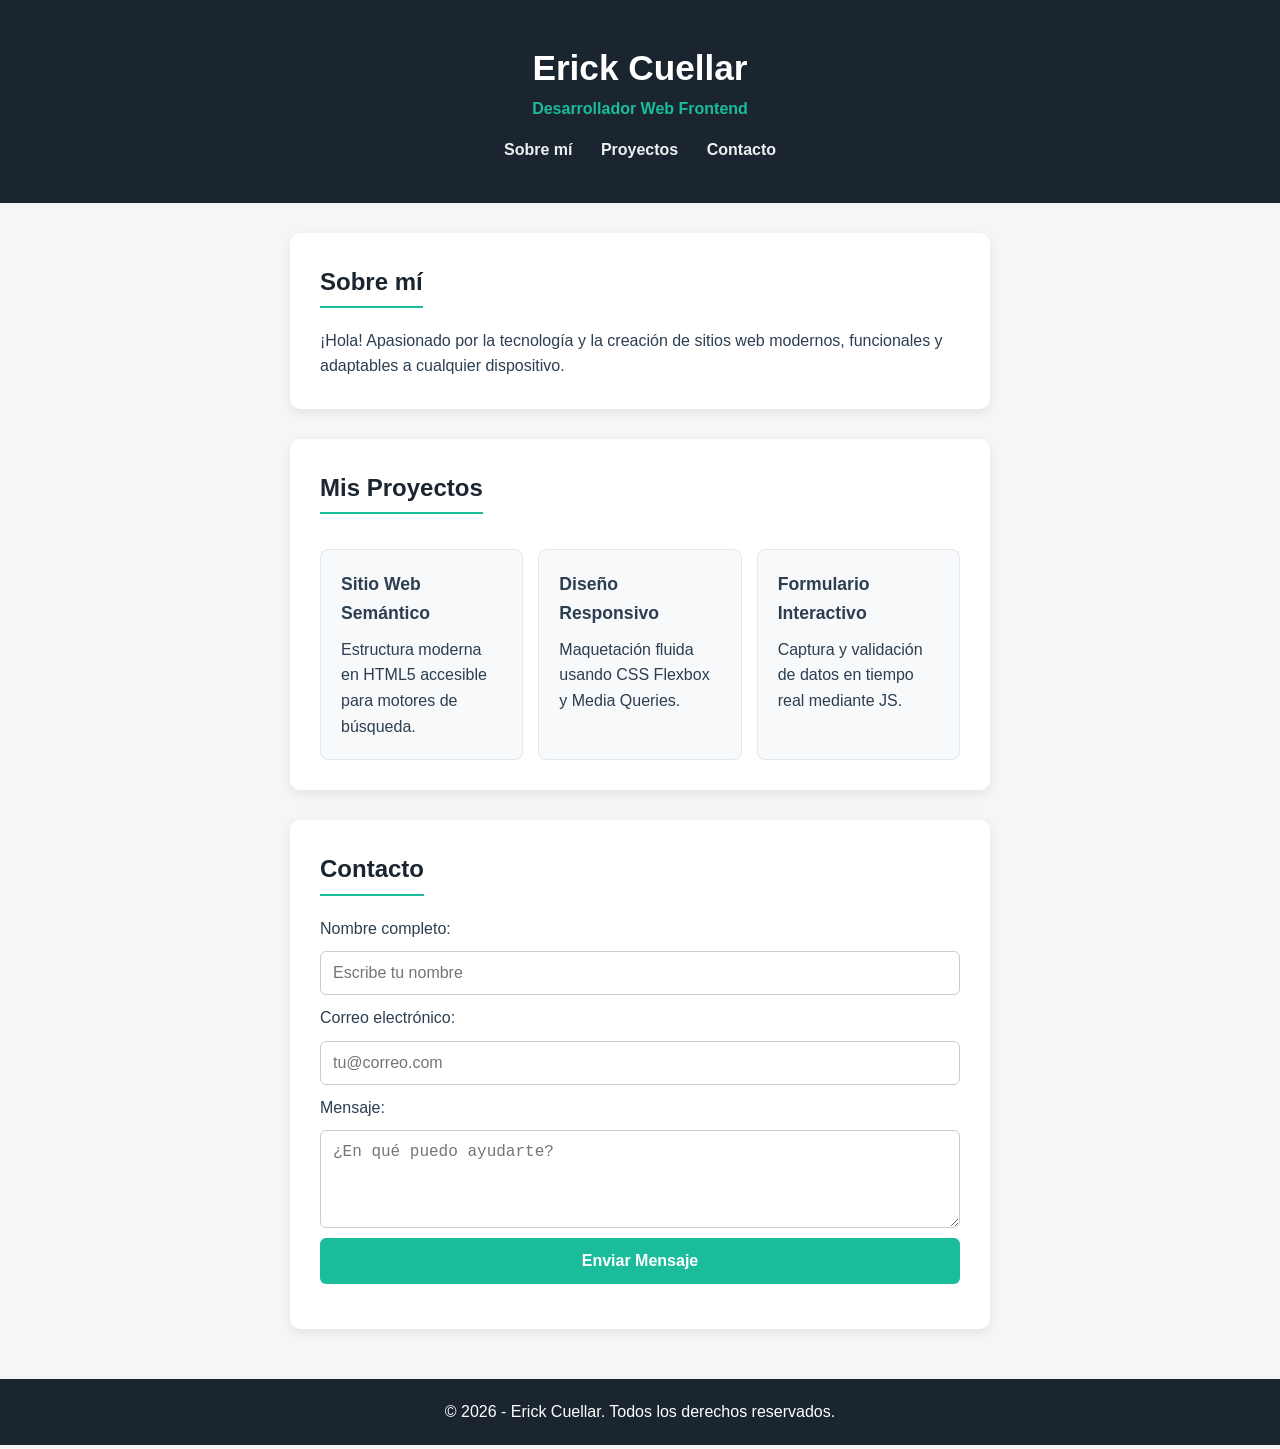
<file: index.html>
<!DOCTYPE html>
<html lang="es">
<head>
    <meta charset="UTF-8">
    <meta name="viewport" content="width=device-width, initial-scale=1.0">
    <title>Portafolio - Erick Cuellar</title>
    <link rel="stylesheet" href="styles.css">
    <script src="script.js" defer></script>
</head>
<body>

    <header>
        <h1>Erick Cuellar</h1>
        <p class="subtitulo">Desarrollador Web Frontend</p>
        <nav>
            <a href="#sobre-mi">Sobre mí</a>
            <a href="#proyectos">Proyectos</a>
            <a href="#contacto">Contacto</a>
        </nav>
    </header>

    <main>
        <!-- Sección 1: Presentación -->
        <section id="sobre-mi">
            <h2>Sobre mí</h2>
            <p>¡Hola! Apasionado por la tecnología y la creación de sitios web modernos, funcionales y adaptables a cualquier dispositivo.</p>
        </section>

        <!-- Sección 2: Tarjetas de Proyectos (Flexbox) -->
        <section id="proyectos">
            <h2>Mis Proyectos</h2>
            <div class="contenedor-tarjetas">
                <div class="tarjeta">
                    <h3>Sitio Web Semántico</h3>
                    <p>Estructura moderna en HTML5 accesible para motores de búsqueda.</p>
                </div>
                <div class="tarjeta">
                    <h3>Diseño Responsivo</h3>
                    <p>Maquetación fluida usando CSS Flexbox y Media Queries.</p>
                </div>
                <div class="tarjeta">
                    <h3>Formulario Interactivo</h3>
                    <p>Captura y validación de datos en tiempo real mediante JS.</p>
                </div>
            </div>
        </section>

        <!-- Sección 3: Contacto Dinámico -->
<section id="contacto">
    <h2>Contacto</h2>
    
    <!-- Asegúrate de abrir la etiqueta con <form -->
    <form id="form-contacto" action="https://formspree.io/f/mbgljeja" method="POST">
        <label for="nombre">Nombre completo:</label>
        <input type="text" id="nombre" name="nombre" placeholder="Escribe tu nombre" required>

        <label for="correo">Correo electrónico:</label>
        <input type="email" id="correo" name="email" placeholder="tu@correo.com" required>

        <label for="mensaje">Mensaje:</label>
        <textarea id="mensaje" name="mensaje" rows="4" placeholder="¿En qué puedo ayudarte?" required></textarea>

        <button type="submit">Enviar Mensaje</button>
    </form>
    
    <p id="mensaje-respuesta"></p>
</section>
    </main>

    <footer>
        <p>&copy; 2026 - Erick Cuellar. Todos los derechos reservados.</p>
    </footer>

</body>
</html>
</file>
<file: styles.css>
/* Reset y estilos generales */
* {
    box-sizing: border-box;
    margin: 0;
    padding: 0;
}

body {
    font-family: 'Segoe UI', Tahoma, Geneva, Verdana, sans-serif;
    background-color: #f4f7f6;
    color: #2c3e50;
    line-height: 1.6;
}

/* Cabecera */
header {
    background-color: #1a252f;
    color: white;
    text-align: center;
    padding: 40px 20px;
}

header h1 {
    font-size: 2.2rem;
}

.subtitulo {
    color: #1abc9c;
    font-weight: bold;
    margin-bottom: 15px;
}

nav a {
    color: #ecf0f1;
    margin: 0 12px;
    text-decoration: none;
    font-weight: 600;
    transition: color 0.3s;
}

nav a:hover {
    color: #1abc9c;
}

/* Secciones generales */
section {
    background-color: white;
    max-width: 700px;
    margin: 30px auto;
    padding: 30px;
    border-radius: 10px;
    box-shadow: 0 4px 12px rgba(0, 0, 0, 0.08);
}

section h2 {
    color: #1a252f;
    margin-bottom: 20px;
    border-bottom: 2px solid #1abc9c;
    display: inline-block;
    padding-bottom: 5px;
}

/* Contenedor Flexbox de Proyectos */
.contenedor-tarjetas {
    display: flex;
    gap: 15px;
    margin-top: 15px;
}

.tarjeta {
    background-color: #f8f9fa;
    border: 1px solid #e2e8f0;
    border-radius: 8px;
    padding: 20px;
    flex: 1;
    transition: transform 0.2s, border-color 0.2s;
}

.tarjeta:hover {
    transform: translateY(-5px);
    border-color: #1abc9c;
}

.tarjeta h3 {
    font-size: 1.1rem;
    color: #2c3e50;
    margin-bottom: 10px;
}

/* Formulario */
form {
    display: flex;
    flex-direction: column;
    gap: 10px;
}

input, textarea {
    padding: 12px;
    border: 1px solid #ccc;
    border-radius: 6px;
    font-size: 1rem;
    width: 100%;
}

button {
    background-color: #1abc9c;
    color: white;
    border: none;
    padding: 14px;
    font-size: 1rem;
    font-weight: bold;
    border-radius: 6px;
    cursor: pointer;
    transition: background-color 0.3s;
}

button:hover {
    background-color: #16a085;
}

#mensaje-respuesta {
    margin-top: 15px;
    font-weight: bold;
    text-align: center;
}

footer {
    text-align: center;
    padding: 20px;
    background-color: #1a252f;
    color: white;
    margin-top: 50px;
}

/* Adaptación a Móviles */
@media (max-width: 768px) {
    .contenedor-tarjetas {
        flex-direction: column;
    }
    section {
        margin: 15px;
        padding: 20px;
    }
}
</file>
<file: Styles proyecto final.css>
/* Reset y estilos generales */
* {
    box-sizing: border-box;
    margin: 0;
    padding: 0;
}

body {
    font-family: 'Segoe UI', Tahoma, Geneva, Verdana, sans-serif;
    background-color: #f4f7f6;
    color: #2c3e50;
    line-height: 1.6;
}

/* Cabecera */
header {
    background-color: #1a252f;
    color: white;
    text-align: center;
    padding: 40px 20px;
}

header h1 {
    font-size: 2.2rem;
}

.subtitulo {
    color: #1abc9c;
    font-weight: bold;
    margin-bottom: 15px;
}

nav a {
    color: #ecf0f1;
    margin: 0 12px;
    text-decoration: none;
    font-weight: 600;
    transition: color 0.3s;
}

nav a:hover {
    color: #1abc9c;
}

/* Secciones generales */
section {
    background-color: white;
    max-width: 700px;
    margin: 30px auto;
    padding: 30px;
    border-radius: 10px;
    box-shadow: 0 4px 12px rgba(0, 0, 0, 0.08);
}

section h2 {
    color: #1a252f;
    margin-bottom: 20px;
    border-bottom: 2px solid #1abc9c;
    display: inline-block;
    padding-bottom: 5px;
}

/* Contenedor Flexbox de Proyectos */
.contenedor-tarjetas {
    display: flex;
    gap: 15px;
    margin-top: 15px;
}

.tarjeta {
    background-color: #f8f9fa;
    border: 1px solid #e2e8f0;
    border-radius: 8px;
    padding: 20px;
    flex: 1;
    transition: transform 0.2s, border-color 0.2s;
}

.tarjeta:hover {
    transform: translateY(-5px);
    border-color: #1abc9c;
}

.tarjeta h3 {
    font-size: 1.1rem;
    color: #2c3e50;
    margin-bottom: 10px;
}

/* Formulario */
form {
    display: flex;
    flex-direction: column;
    gap: 10px;
}

input, textarea {
    padding: 12px;
    border: 1px solid #ccc;
    border-radius: 6px;
    font-size: 1rem;
    width: 100%;
}

button {
    background-color: #1abc9c;
    color: white;
    border: none;
    padding: 14px;
    font-size: 1rem;
    font-weight: bold;
    border-radius: 6px;
    cursor: pointer;
    transition: background-color 0.3s;
}

button:hover {
    background-color: #16a085;
}

#mensaje-respuesta {
    margin-top: 15px;
    font-weight: bold;
    text-align: center;
}

footer {
    text-align: center;
    padding: 20px;
    background-color: #1a252f;
    color: white;
    margin-top: 50px;
}

/* Adaptación a Móviles */
@media (max-width: 768px) {
    .contenedor-tarjetas {
        flex-direction: column;
    }
    section {
        margin: 15px;
        padding: 20px;
    }
}
</file>
